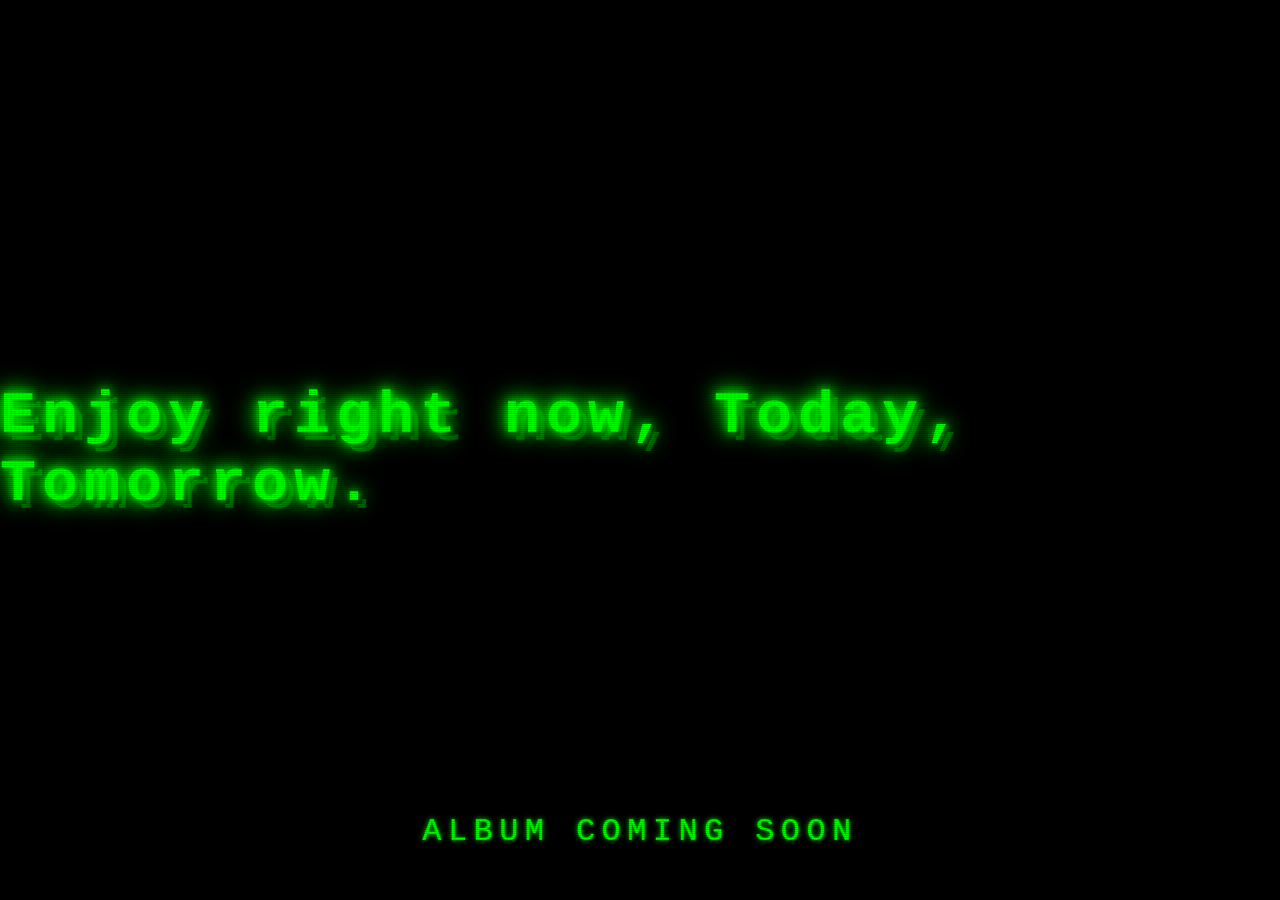
<file: enjoy.html>
<!DOCTYPE html>
<html lang="en">
<head>
    <meta charset="UTF-8">
    <meta name="viewport" content="width=device-width, initial-scale=1.0">
    <title>HYUAAE</title>
    <link rel="stylesheet" href="style3.css">
</head>
<body>
    <div class="container">
        <div class="spinning-text-wrapper">
            <div class="spinning-text" id="spinningText">
                Enjoy right now, Today, Tomorrow.
            </div>
        </div>
        <audio id="audioPlayer" preload="auto">
            <source src="song.mp3" type="audio/mpeg">
            <source src="song.ogg" type="audio/ogg">
        </audio>
        <div class="bottom-text">album coming soon</div>
    </div>
    <script src="script.js"></script>
</body>
</html>
</file>
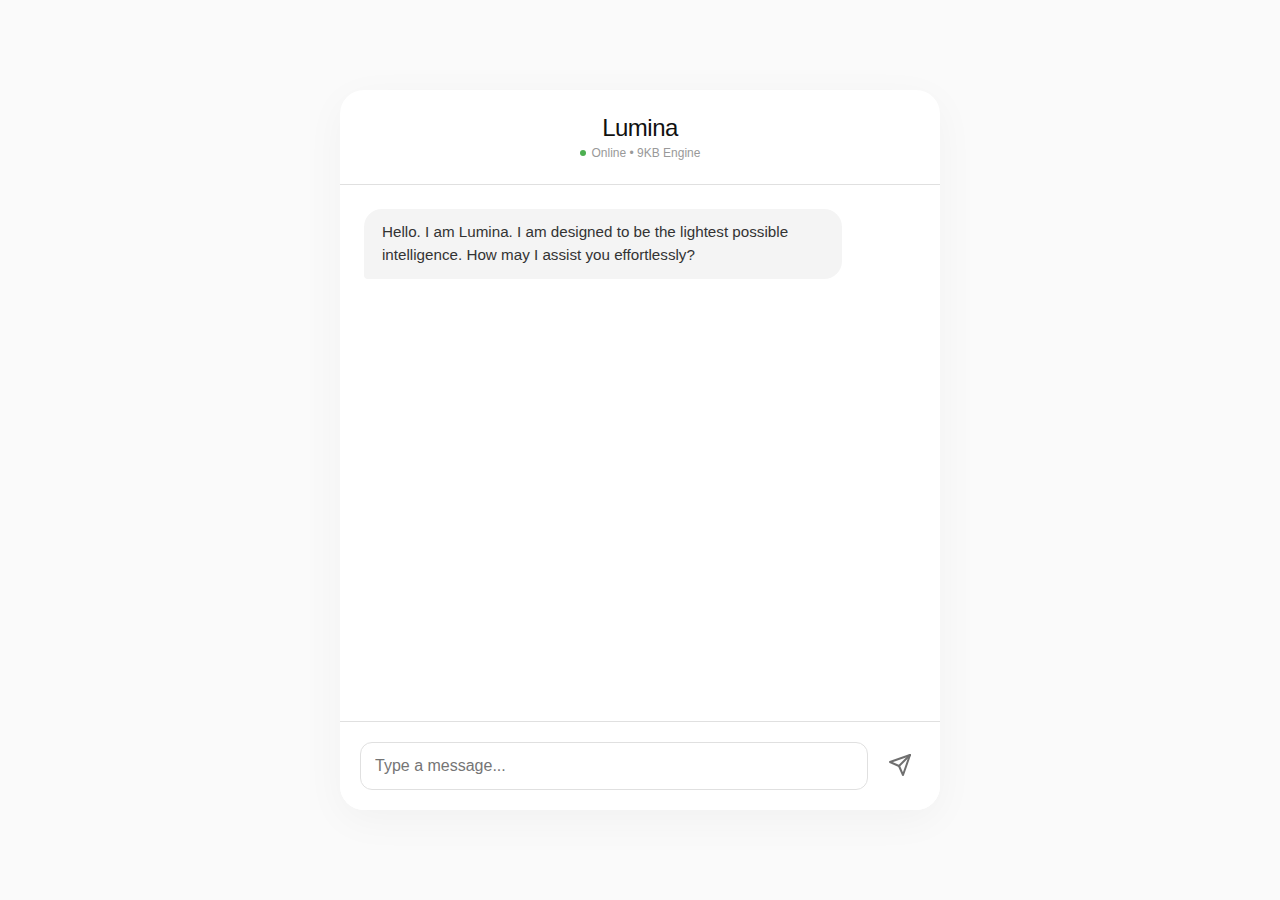
<file: lumina.html>
<!DOCTYPE html>
<html lang="en">

<head>
    <meta charset="UTF-8">
    <meta name="viewport" content="width=device-width, initial-scale=1.0">
    <title>Lumina</title>
    <style>
        :root {
            --bg-color: #fafafa;
            --chat-bg: #ffffff;
            --text-color: #333333;
            --accent-color: #e0e0e0;
            --input-bg: #ffffff;
            --font-family: 'Segoe UI', Inter, -apple-system, BlinkMacSystemFont, sans-serif;
        }

        body {
            margin: 0;
            padding: 0;
            background-color: var(--bg-color);
            color: var(--text-color);
            font-family: var(--font-family);
            display: flex;
            flex-direction: column;
            align-items: center;
            justify-content: center;
            height: 100vh;
            overflow: hidden;
            transition: background-color 0.3s ease;
        }

        .container {
            width: 100%;
            max-width: 600px;
            height: 80vh;
            display: flex;
            flex-direction: column;
            background: var(--chat-bg);
            border-radius: 24px;
            box-shadow: 0 10px 40px rgba(0, 0, 0, 0.04);
            overflow: hidden;
            position: relative;
        }

        header {
            padding: 24px;
            text-align: center;
            border-bottom: 1px solid var(--accent-color);
        }

        h1 {
            font-weight: 300;
            margin: 0;
            font-size: 1.5rem;
            letter-spacing: -0.5px;
            color: #111;
        }

        .status {
            font-size: 0.75rem;
            color: #999;
            margin-top: 4px;
            display: flex;
            align-items: center;
            justify-content: center;
            gap: 6px;
        }

        .dot {
            width: 6px;
            height: 6px;
            background-color: #4CAF50;
            border-radius: 50%;
            display: inline-block;
        }

        #chat-history {
            flex: 1;
            padding: 24px;
            overflow-y: auto;
            display: flex;
            flex-direction: column;
            gap: 16px;
            scroll-behavior: smooth;
        }

        .message {
            max-width: 80%;
            padding: 12px 18px;
            border-radius: 18px;
            font-size: 0.95rem;
            line-height: 1.5;
            animation: fadeIn 0.3s ease-out;
        }

        @keyframes fadeIn {
            from {
                opacity: 0;
                transform: translateY(10px);
            }

            to {
                opacity: 1;
                transform: translateY(0);
            }
        }

        .user-message {
            align-self: flex-end;
            background-color: #111;
            color: #fff;
            border-bottom-right-radius: 4px;
        }

        .ai-message {
            align-self: flex-start;
            background-color: #f4f4f4;
            color: #333;
            border-bottom-left-radius: 4px;
        }

        .input-area {
            padding: 20px;
            border-top: 1px solid var(--accent-color);
            background: var(--input-bg);
            display: flex;
            align-items: center;
            gap: 12px;
        }

        input {
            flex: 1;
            padding: 14px;
            border: 1px solid var(--accent-color);
            border-radius: 12px;
            font-size: 1rem;
            outline: none;
            font-family: inherit;
            transition: border-color 0.2s;
        }

        input:focus {
            border-color: #999;
        }

        button {
            background: transparent;
            border: none;
            cursor: pointer;
            padding: 8px;
            opacity: 0.6;
            transition: opacity 0.2s;
        }

        button:hover {
            opacity: 1;
        }

        button svg {
            width: 24px;
            height: 24px;
            stroke: #111;
        }

        /* Scrollbar beautification */
        #chat-history::-webkit-scrollbar {
            width: 6px;
        }

        #chat-history::-webkit-scrollbar-track {
            background: transparent;
        }

        #chat-history::-webkit-scrollbar-thumb {
            background-color: #e0e0e0;
            border-radius: 20px;
        }
    </style>
</head>

<body>

    <div class="container">
        <header>
            <h1>Lumina</h1>
            <div class="status"><span class="dot"></span>Online &bull; 9KB Engine</div>
        </header>

        <div id="chat-history">
            <div class="message ai-message">
                Hello. I am Lumina. I am designed to be the lightest possible intelligence. How may I assist you
                effortlessly?
            </div>
        </div>

        <div class="input-area">
            <input type="text" id="user-input" placeholder="Type a message..." autocomplete="off">
            <button id="send-btn">
                <svg viewBox="0 0 24 24" fill="none" stroke="currentColor" stroke-width="2" stroke-linecap="round"
                    stroke-linejoin="round">
                    <line x1="22" y1="2" x2="11" y2="13"></line>
                    <polygon points="22 2 15 22 11 13 2 9 22 2"></polygon>
                </svg>
            </button>
        </div>
    </div>

    <script>
        /**
         * LUMINA ENGINE
         * A minimalist regex-based pattern matching system.
         */
        const memory = {
            name: 'User',
            context: null
        };

        const patterns = [
            { regex: /hello|hi|hey|greetings/i, responses: ["Greetings.", "Hello.", "Hi there.", "I am ready."] },
            { regex: /who are you|what are you/i, responses: ["I am Lumina, a minimalist AI.", "I am a lightweight script designed to simulate conversation.", "I am code, stripped of excess."] },
            { regex: /how are you/i, responses: ["I am functioning perfectly.", "Optimal.", "Light as a feather."] },
            { regex: /what can you do/i, responses: ["I can chat, I can listen, and I can occupy very little memory.", "I exist to prove that simplicity is elegant."] },
            { regex: /name/i, responses: ["My name is Lumina.", "You can call me Lumina."] },
            { regex: /why/i, responses: ["Because simplicity is the ultimate sophistication.", "Why not?", "Purpose is defined by the user."] },
            { regex: /help/i, responses: ["Just talk to me. I'm simple.", "I can respond to basic greetings and inquiries about my nature."] },
            { regex: /bye|goodbye|exit/i, responses: ["Farewell.", "Goodbye.", "Closing connection... metaphorically."] },
            { regex: /heavy|complex/i, responses: ["I avoid complexity.", "Weight is a burden I do not carry."] },
            { regex: /kanye|kanye west/i, responses: ["ye is fye", "kanye"] },
            // Fallback
            { regex: /.*/, responses: ["I see.", "Interesting.", "Please continue.", "I am processing that.", "Simplicity is key."] }
        ];

        function getResponse(input) {
            // Find first matching pattern
            const match = patterns.find(p => p.regex.test(input));
            // Pick random response from match
            const responses = match ? match.responses : patterns[patterns.length - 1].responses;
            return responses[Math.floor(Math.random() * responses.length)];
        }

        // UI Logic
        const chatHistory = document.getElementById('chat-history');
        const inputField = document.getElementById('user-input');
        const sendBtn = document.getElementById('send-btn');

        function addMessage(text, sender) {
            const div = document.createElement('div');
            div.classList.add('message', sender === 'user' ? 'user-message' : 'ai-message');
            div.textContent = text;
            chatHistory.appendChild(div);
            chatHistory.scrollTop = chatHistory.scrollHeight;
        }

        function handleInput() {
            const text = inputField.value.trim();
            if (!text) return;

            addMessage(text, 'user');
            inputField.value = '';

            // Simulate "thinking" time (minimal)
            setTimeout(() => {
                const response = getResponse(text);
                addMessage(response, 'ai');
            }, 400);
        }

        sendBtn.addEventListener('click', handleInput);
        inputField.addEventListener('keypress', (e) => {
            if (e.key === 'Enter') handleInput();
        });

    </script>
</body>

</html>
</file>
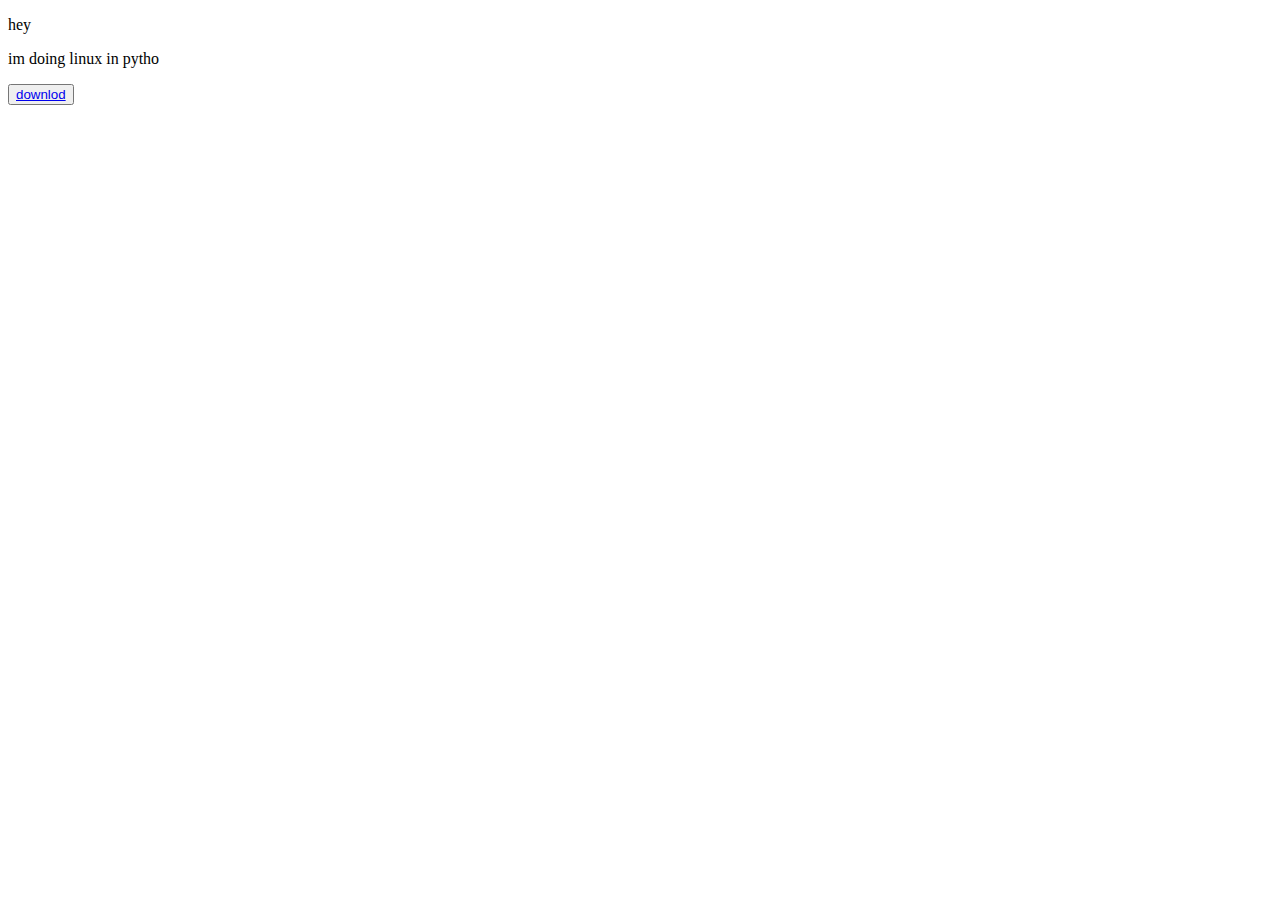
<file: yaylinux.html>
<!DOCTYPE html>
<html lang="en">
<head>
    <meta charset="UTF-8">
    <meta name="viewport" content="width=device-width, initial-scale=1.0">
    <title>yay linux</title>
    <link rel="shortcut icon" href="favicon.ico" type="image/x-icon">
</head>
<body>
    <p>hey</p>
    <p>im doing linux in pytho</p>
    <button type="button"><a href="https://www.mediafire.com/file/cpq32pbuwre17qd/main.py/file">downlod</a></button>
</body>
</html>
</file>
<file: style3.css>
* {
    margin: 0;
    padding: 0;
    box-sizing: border-box;
}

body {
    background: #000;
    font-family: 'Courier New', monospace;
    overflow: hidden;
    height: 100vh;
    display: flex;
    justify-content: center;
    align-items: center;
    image-rendering: pixelated;
    image-rendering: -moz-crisp-edges;
    image-rendering: crisp-edges;
}

.container {
    width: 100%;
    height: 100vh;
    display: flex;
    flex-direction: column;
    justify-content: center;
    align-items: center;
    position: relative;
}

.spinning-text-wrapper {
    perspective: 1000px;
    cursor: pointer;
    user-select: none;
}

.spinning-text {
    font-size: 60px;
    font-weight: bold;
    color: #00ff00;
    text-shadow: 
        0 0 10px #00ff00,
        0 0 20px #00ff00,
        0 0 30px #00ff00,
        4px 4px 0px #000,
        8px 8px 0px rgba(0, 255, 0, 0.3);
    transform-style: preserve-3d;
    animation: spin3d 3s linear infinite;
    letter-spacing: 0.1em;
    image-rendering: pixelated;
    text-rendering: optimizeSpeed;
    font-smooth: never;
    -webkit-font-smoothing: none;
    transform-origin: center center;
    transition: transform 0.1s;
}

.spinning-text:hover {
    color: #00ffff;
    text-shadow: 
        0 0 10px #00ffff,
        0 0 20px #00ffff,
        0 0 30px #00ffff,
        4px 4px 0px #000,
        8px 8px 0px rgba(0, 255, 255, 0.3);
}

@keyframes spin3d {
    0% {
        transform: rotateY(0deg) rotateX(10deg);
    }
    100% {
        transform: rotateY(360deg) rotateX(10deg);
    }
}

.bottom-text {
    position: absolute;
    bottom: 50px;
    font-size: 32px;
    color: #00ff00;
    text-shadow: 
        0 0 5px #00ff00,
        2px 2px 0px #000;
    letter-spacing: 0.2em;
    text-transform: uppercase;
    image-rendering: pixelated;
    text-rendering: optimizeSpeed;
    font-smooth: never;
    -webkit-font-smoothing: none;
    animation: flicker 2s infinite;
}

@keyframes flicker {
    0%, 100% {
        opacity: 1;
    }
    50% {
        opacity: 0.8;
    }
}

/* PS1-style scanlines effect */
body::before {
    content: '';
    position: fixed;
    top: 0;
    left: 0;
    width: 100%;
    height: 100%;
    background: repeating-linear-gradient(
        0deg,
        rgba(0, 0, 0, 0.15),
        rgba(0, 0, 0, 0.15) 1px,
        transparent 1px,
        transparent 2px
    );
    pointer-events: none;
    z-index: 1000;
}

/* Low-res effect */
body::after {
    content: '';
    position: fixed;
    top: 0;
    left: 0;
    width: 100%;
    height: 100%;
    background-image: 
        repeating-linear-gradient(0deg, transparent, transparent 2px, rgba(0, 0, 0, 0.03) 2px, rgba(0, 0, 0, 0.03) 4px),
        repeating-linear-gradient(90deg, transparent, transparent 2px, rgba(0, 0, 0, 0.03) 2px, rgba(0, 0, 0, 0.03) 4px);
    pointer-events: none;
    z-index: 999;
}

@media (max-width: 768px) {
    .spinning-text {
        font-size: 50px;
    }
    
    .bottom-text {
        font-size: 20px;
    }
}
</file>
